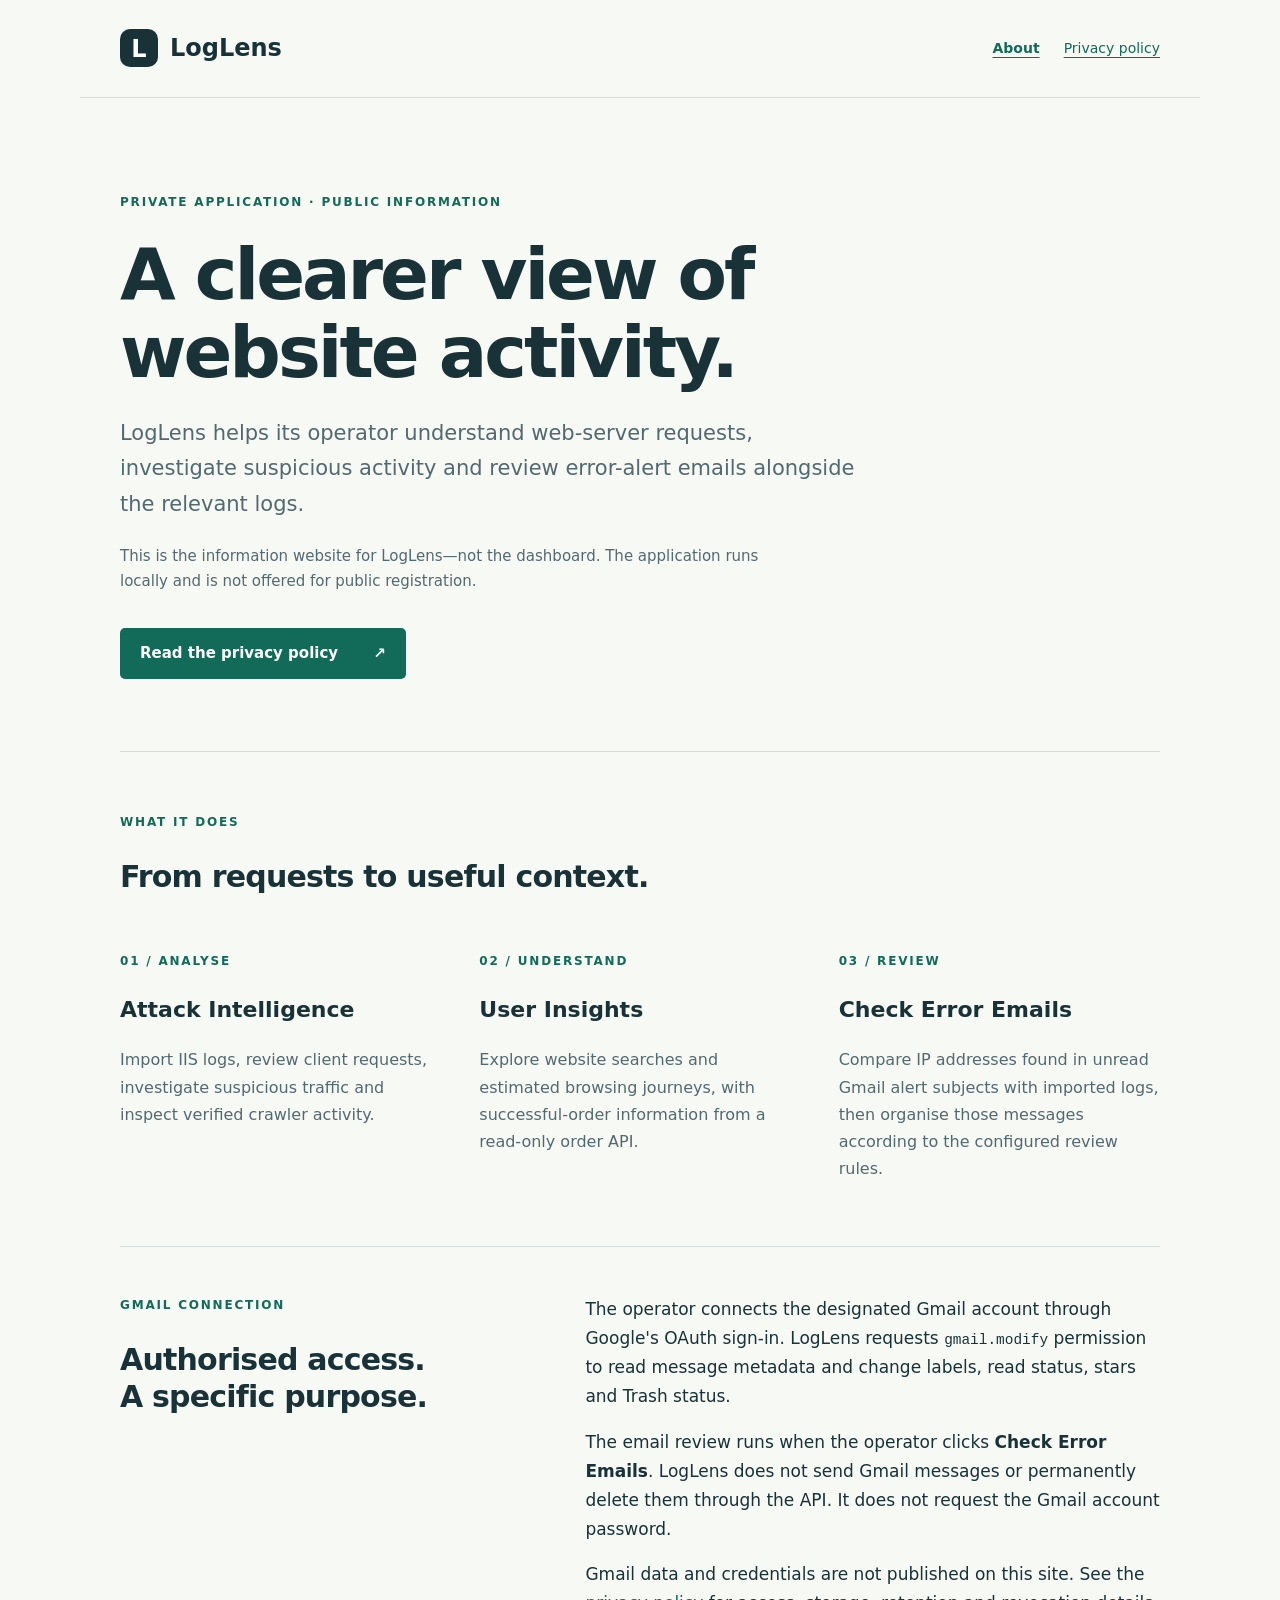
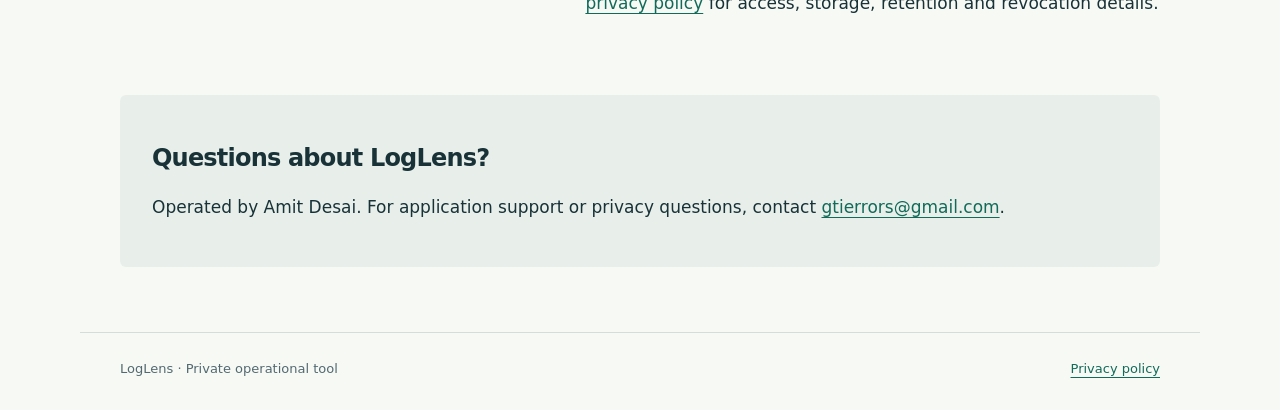
<file: index.html>
<!doctype html>
<html lang="en">
<head>
  <meta charset="utf-8">
  <meta name="viewport" content="width=device-width, initial-scale=1">
  <meta name="description" content="LogLens is a private, locally operated dashboard for IIS log analysis, user insights and Gmail error-alert review.">
  <title>LogLens — Application information</title>
  <link rel="stylesheet" href="styles.css">
</head>
<body>
  <a class="skip" href="#main">Skip to content</a>
  <header class="site-header"><a class="brand" href="./" aria-label="LogLens home"><span class="mark" aria-hidden="true">L</span>LogLens</a><nav aria-label="Main navigation"><a href="./" aria-current="page">About</a><a href="privacy.html">Privacy policy</a></nav></header>
  <main id="main">
    <section class="hero">
      <p class="eyebrow">PRIVATE APPLICATION · PUBLIC INFORMATION</p>
      <h1>A clearer view of<br>website activity.</h1>
      <p class="intro">LogLens helps its operator understand web-server requests, investigate suspicious activity and review error-alert emails alongside the relevant logs.</p>
      <p class="note">This is the information website for LogLens—not the dashboard. The application runs locally and is not offered for public registration.</p>
      <a class="button" href="privacy.html">Read the privacy policy <span aria-hidden="true">↗</span></a>
    </section>
    <section class="section" aria-labelledby="purpose">
      <p class="eyebrow">WHAT IT DOES</p><h2 id="purpose">From requests to useful context.</h2>
      <div class="features">
        <article><span class="number">01 / ANALYSE</span><h3>Attack Intelligence</h3><p>Import IIS logs, review client requests, investigate suspicious traffic and inspect verified crawler activity.</p></article>
        <article><span class="number">02 / UNDERSTAND</span><h3>User Insights</h3><p>Explore website searches and estimated browsing journeys, with successful-order information from a read-only order API.</p></article>
        <article><span class="number">03 / REVIEW</span><h3>Check Error Emails</h3><p>Compare IP addresses found in unread Gmail alert subjects with imported logs, then organise those messages according to the configured review rules.</p></article>
      </div>
    </section>
    <section class="section split" aria-labelledby="gmail">
      <div><p class="eyebrow">GMAIL CONNECTION</p><h2 id="gmail">Authorised access.<br>A specific purpose.</h2></div>
      <div><p>The operator connects the designated Gmail account through Google's OAuth sign-in. LogLens requests <code>gmail.modify</code> permission to read message metadata and change labels, read status, stars and Trash status.</p><p>The email review runs when the operator clicks <strong>Check Error Emails</strong>. LogLens does not send Gmail messages or permanently delete them through the API. It does not request the Gmail account password.</p><p>Gmail data and credentials are not published on this site. See the <a href="privacy.html">privacy policy</a> for access, storage, retention and revocation details.</p></div>
    </section>
    <section class="contact"><h2>Questions about LogLens?</h2><p>Operated by Amit Desai. For application support or privacy questions, contact <a href="mailto:gtierrors@gmail.com">gtierrors@gmail.com</a>.</p></section>
  </main>
  <footer><span>LogLens · Private operational tool</span><a href="privacy.html">Privacy policy</a></footer>
</body>
</html>
</file>
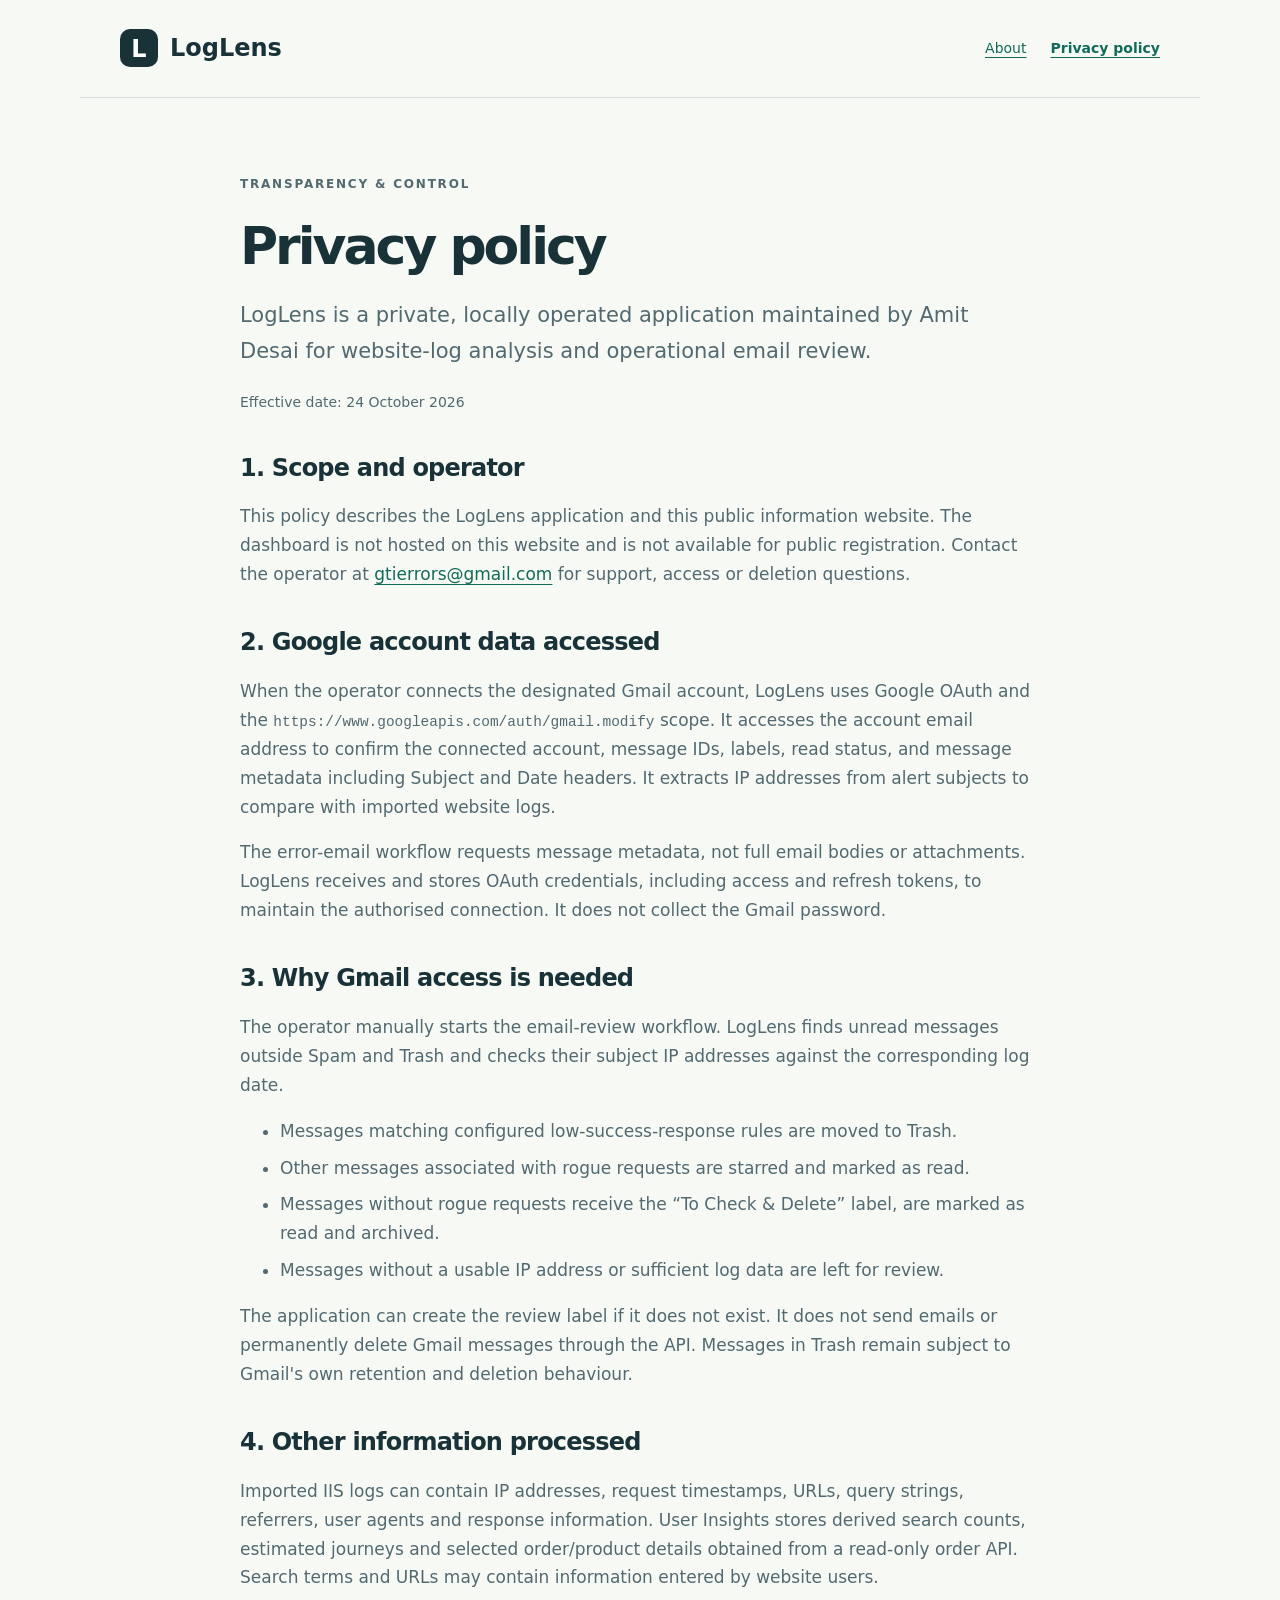
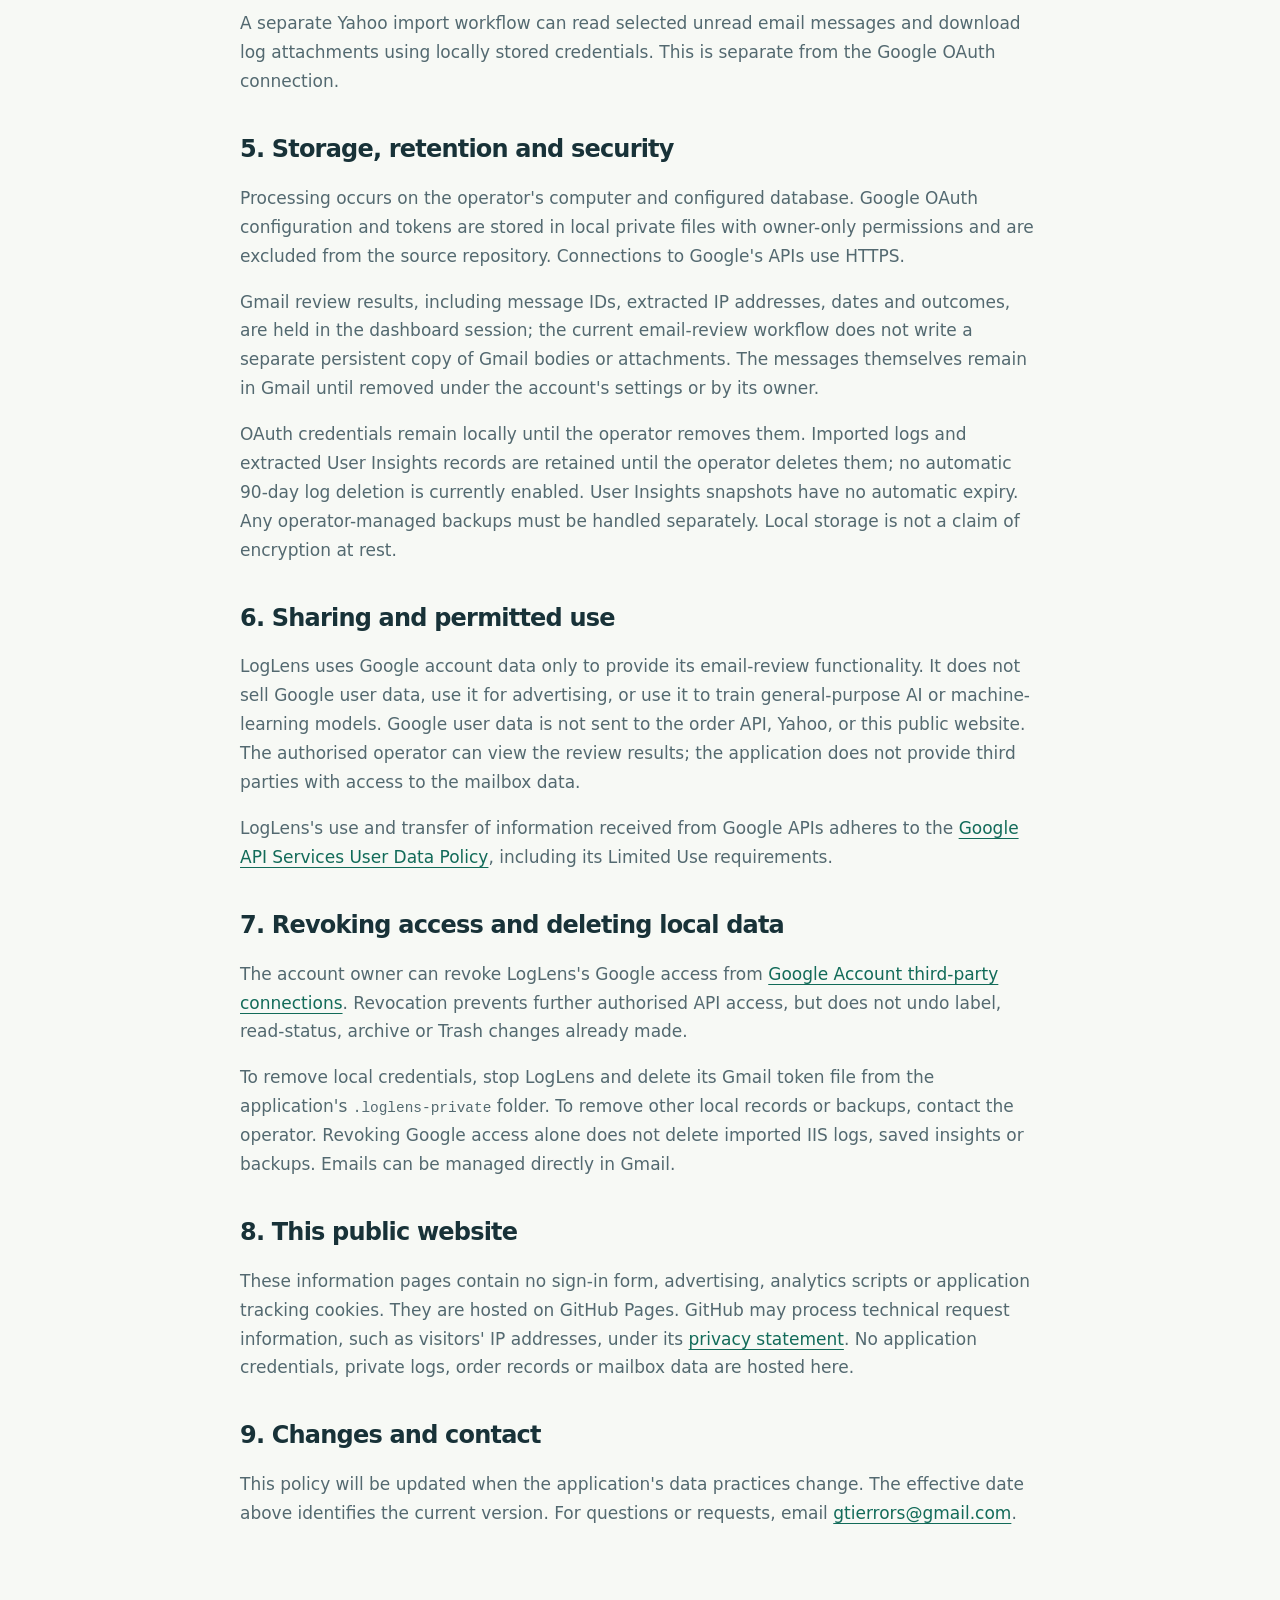
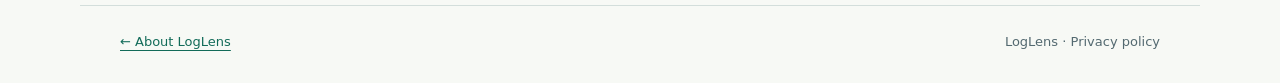
<file: privacy.html>
<!doctype html>
<html lang="en">
<head>
  <meta charset="utf-8"><meta name="viewport" content="width=device-width, initial-scale=1">
  <meta name="description" content="How LogLens accesses, uses, stores and protects information, including Gmail data accessed through Google OAuth.">
  <title>Privacy policy — LogLens</title><link rel="stylesheet" href="styles.css">
</head>
<body>
  <a class="skip" href="#main">Skip to content</a>
  <header class="site-header"><a class="brand" href="./" aria-label="LogLens home"><span class="mark" aria-hidden="true">L</span>LogLens</a><nav aria-label="Main navigation"><a href="./">About</a><a href="privacy.html" aria-current="page">Privacy policy</a></nav></header>
  <main id="main" class="policy">
    <p class="eyebrow">TRANSPARENCY &amp; CONTROL</p><h1>Privacy policy</h1>
    <p class="intro">LogLens is a private, locally operated application maintained by Amit Desai for website-log analysis and operational email review.</p>
    <p class="updated">Effective date: 24 October 2026</p>
    <section><h2>1. Scope and operator</h2><p>This policy describes the LogLens application and this public information website. The dashboard is not hosted on this website and is not available for public registration. Contact the operator at <a href="mailto:gtierrors@gmail.com">gtierrors@gmail.com</a> for support, access or deletion questions.</p></section>
    <section><h2>2. Google account data accessed</h2><p>When the operator connects the designated Gmail account, LogLens uses Google OAuth and the <code>https://www.googleapis.com/auth/gmail.modify</code> scope. It accesses the account email address to confirm the connected account, message IDs, labels, read status, and message metadata including Subject and Date headers. It extracts IP addresses from alert subjects to compare with imported website logs.</p><p>The error-email workflow requests message metadata, not full email bodies or attachments. LogLens receives and stores OAuth credentials, including access and refresh tokens, to maintain the authorised connection. It does not collect the Gmail password.</p></section>
    <section><h2>3. Why Gmail access is needed</h2><p>The operator manually starts the email-review workflow. LogLens finds unread messages outside Spam and Trash and checks their subject IP addresses against the corresponding log date.</p><ul><li>Messages matching configured low-success-response rules are moved to Trash.</li><li>Other messages associated with rogue requests are starred and marked as read.</li><li>Messages without rogue requests receive the “To Check &amp; Delete” label, are marked as read and archived.</li><li>Messages without a usable IP address or sufficient log data are left for review.</li></ul><p>The application can create the review label if it does not exist. It does not send emails or permanently delete Gmail messages through the API. Messages in Trash remain subject to Gmail's own retention and deletion behaviour.</p></section>
    <section><h2>4. Other information processed</h2><p>Imported IIS logs can contain IP addresses, request timestamps, URLs, query strings, referrers, user agents and response information. User Insights stores derived search counts, estimated journeys and selected order/product details obtained from a read-only order API. Search terms and URLs may contain information entered by website users.</p><p>A separate Yahoo import workflow can read selected unread email messages and download log attachments using locally stored credentials. This is separate from the Google OAuth connection.</p></section>
    <section><h2>5. Storage, retention and security</h2><p>Processing occurs on the operator's computer and configured database. Google OAuth configuration and tokens are stored in local private files with owner-only permissions and are excluded from the source repository. Connections to Google's APIs use HTTPS.</p><p>Gmail review results, including message IDs, extracted IP addresses, dates and outcomes, are held in the dashboard session; the current email-review workflow does not write a separate persistent copy of Gmail bodies or attachments. The messages themselves remain in Gmail until removed under the account's settings or by its owner.</p><p>OAuth credentials remain locally until the operator removes them. Imported logs and extracted User Insights records are retained until the operator deletes them; no automatic 90-day log deletion is currently enabled. User Insights snapshots have no automatic expiry. Any operator-managed backups must be handled separately. Local storage is not a claim of encryption at rest.</p></section>
    <section><h2>6. Sharing and permitted use</h2><p>LogLens uses Google account data only to provide its email-review functionality. It does not sell Google user data, use it for advertising, or use it to train general-purpose AI or machine-learning models. Google user data is not sent to the order API, Yahoo, or this public website. The authorised operator can view the review results; the application does not provide third parties with access to the mailbox data.</p><p>LogLens's use and transfer of information received from Google APIs adheres to the <a href="https://developers.google.com/terms/api-services-user-data-policy">Google API Services User Data Policy</a>, including its Limited Use requirements.</p></section>
    <section><h2>7. Revoking access and deleting local data</h2><p>The account owner can revoke LogLens's Google access from <a href="https://myaccount.google.com/connections">Google Account third-party connections</a>. Revocation prevents further authorised API access, but does not undo label, read-status, archive or Trash changes already made.</p><p>To remove local credentials, stop LogLens and delete its Gmail token file from the application's <code>.loglens-private</code> folder. To remove other local records or backups, contact the operator. Revoking Google access alone does not delete imported IIS logs, saved insights or backups. Emails can be managed directly in Gmail.</p></section>
    <section><h2>8. This public website</h2><p>These information pages contain no sign-in form, advertising, analytics scripts or application tracking cookies. They are hosted on GitHub Pages. GitHub may process technical request information, such as visitors' IP addresses, under its <a href="https://docs.github.com/en/site-policy/privacy-policies/github-general-privacy-statement">privacy statement</a>. No application credentials, private logs, order records or mailbox data are hosted here.</p></section>
    <section><h2>9. Changes and contact</h2><p>This policy will be updated when the application's data practices change. The effective date above identifies the current version. For questions or requests, email <a href="mailto:gtierrors@gmail.com">gtierrors@gmail.com</a>.</p></section>
  </main>
  <footer><a href="./">← About LogLens</a><span>LogLens · Privacy policy</span></footer>
</body>
</html>
</file>
<file: styles.css>
:root{color-scheme:light;--ink:#183238;--muted:#536970;--line:#d3dedb;--paper:#f7f9f5;--accent:#126b59}
*{box-sizing:border-box}body{margin:0;background:var(--paper);color:var(--ink);font:17px/1.7 system-ui,-apple-system,BlinkMacSystemFont,"Segoe UI",sans-serif}a{color:var(--accent);text-underline-offset:4px}a:hover{text-decoration-thickness:2px}a:focus-visible{outline:3px solid #c46b28;outline-offset:5px}main,.site-header,footer{max-width:1120px;margin:auto;padding-left:40px;padding-right:40px}.site-header{display:flex;align-items:center;justify-content:space-between;gap:24px;padding-top:28px;padding-bottom:28px;border-bottom:1px solid var(--line)}.brand{display:flex;align-items:center;gap:12px;font-size:24px;font-weight:750;color:var(--ink);text-decoration:none}.mark{background:var(--ink);color:white;border-radius:10px;width:38px;height:38px;display:grid;place-items:center;font-size:24px}nav{display:flex;gap:24px;font-size:14px}nav a[aria-current=page]{font-weight:750}.hero{padding:82px 0 72px;max-width:810px}.eyebrow,.number{font-size:12px;font-weight:750;letter-spacing:1.8px;color:var(--accent)}h1{font-size:clamp(40px,6vw,72px);letter-spacing:-3px;line-height:1.08;margin:24px 0}h2{font-size:30px;line-height:1.25;letter-spacing:-.8px}h3{font-size:22px;line-height:1.3}.intro{font-size:21px;color:var(--muted);max-width:740px}.note{max-width:650px;color:var(--muted);font-size:15px}.button{display:inline-flex;gap:35px;background:var(--accent);color:white;padding:13px 20px;margin-top:18px;text-decoration:none;border-radius:5px;font-weight:600;font-size:15px}.section{border-top:1px solid var(--line);padding:48px 0}.features{display:grid;grid-template-columns:repeat(3,1fr);gap:38px;padding-top:25px}.features p{font-size:16px;color:var(--muted)}.split{display:grid;grid-template-columns:1fr 1.4fr;gap:55px}.split p:first-child{margin-top:0}.contact{padding:28px 32px;margin:12px 0 65px;background:#e8efea;border-radius:6px}.contact h2{font-size:24px}footer{padding-top:25px;padding-bottom:30px;border-top:1px solid var(--line);display:flex;justify-content:space-between;gap:20px;font-size:13px;color:var(--muted)}.policy{max-width:880px;padding-top:64px;padding-bottom:60px}.policy h1{font-size:52px}.policy section{margin-top:38px}.policy h2{font-size:24px}.policy p,.policy li{color:var(--muted)}.updated{font-size:14px}.policy code,.split code{font-size:.85em;overflow-wrap:anywhere}li+li{margin-top:8px}.skip{position:absolute;top:-70px;left:20px;padding:10px;background:white}.skip:focus{top:8px}@media(max-width:650px){main,.site-header,footer{padding-left:22px;padding-right:22px}.site-header{gap:14px}nav{gap:14px;font-size:13px}.brand{font-size:21px}.hero{padding:48px 0}.features,.split{grid-template-columns:1fr;gap:22px}h1{letter-spacing:-1.5px}.policy h1{font-size:40px}.policy{padding-top:40px}.contact{padding:20px}footer{flex-direction:column}}
</file>
